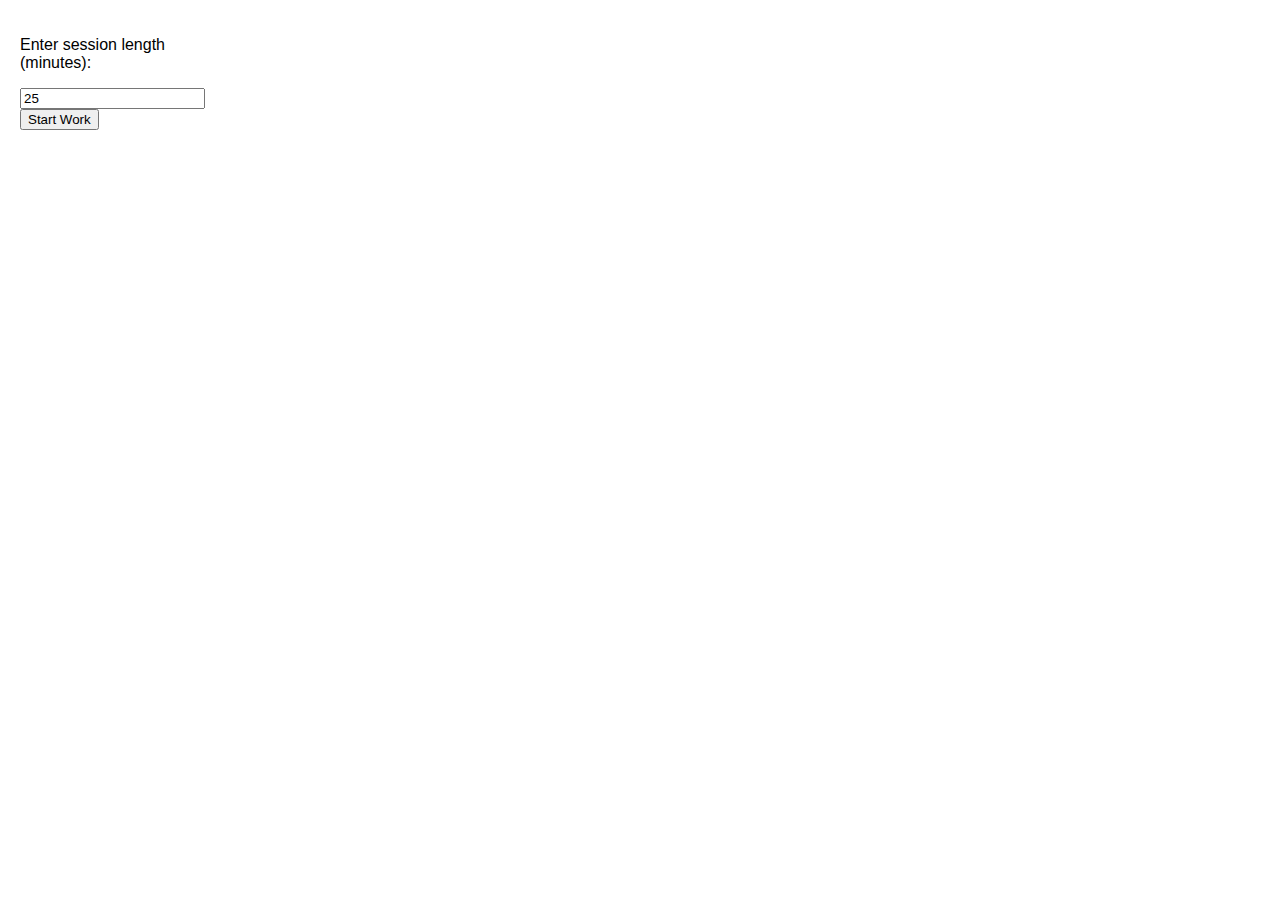
<file: popup/index.html>
<!DOCTYPE html>
<html lang="en" dir="ltr">
  <head>
    <meta charset="utf-8">
    <meta name = "viewport" content = "width=device-width, initial-scale = 1.0">
    <meta http-equiv = "X-UA-Compatible" content = "ie=edge">
    <link href = "styles/main.css" rel = "stylesheet" type = "text/css">
  </head>
  <body>

    <div class = "during-work">
      <button href = "imageAssets/favicon-32x32.png" id = "settings" formaction=""></button>
      <div class = "clock" id = "base">
        <div class="timer" id="timer">
          <span id="js-minutes">25</span>
          <span class="separator">:</span>
          <span id="js-seconds">00</span>
        </div>
      </div>
      
        <button data-action="start" id="work-break-button">
          work
        </button>
        <a href="#" id="after-work-link" class="after-work-link">Finish Work Session</a>
    </div>
    <script src = "scripts.js"></script>
  </body>
</html>
</file>
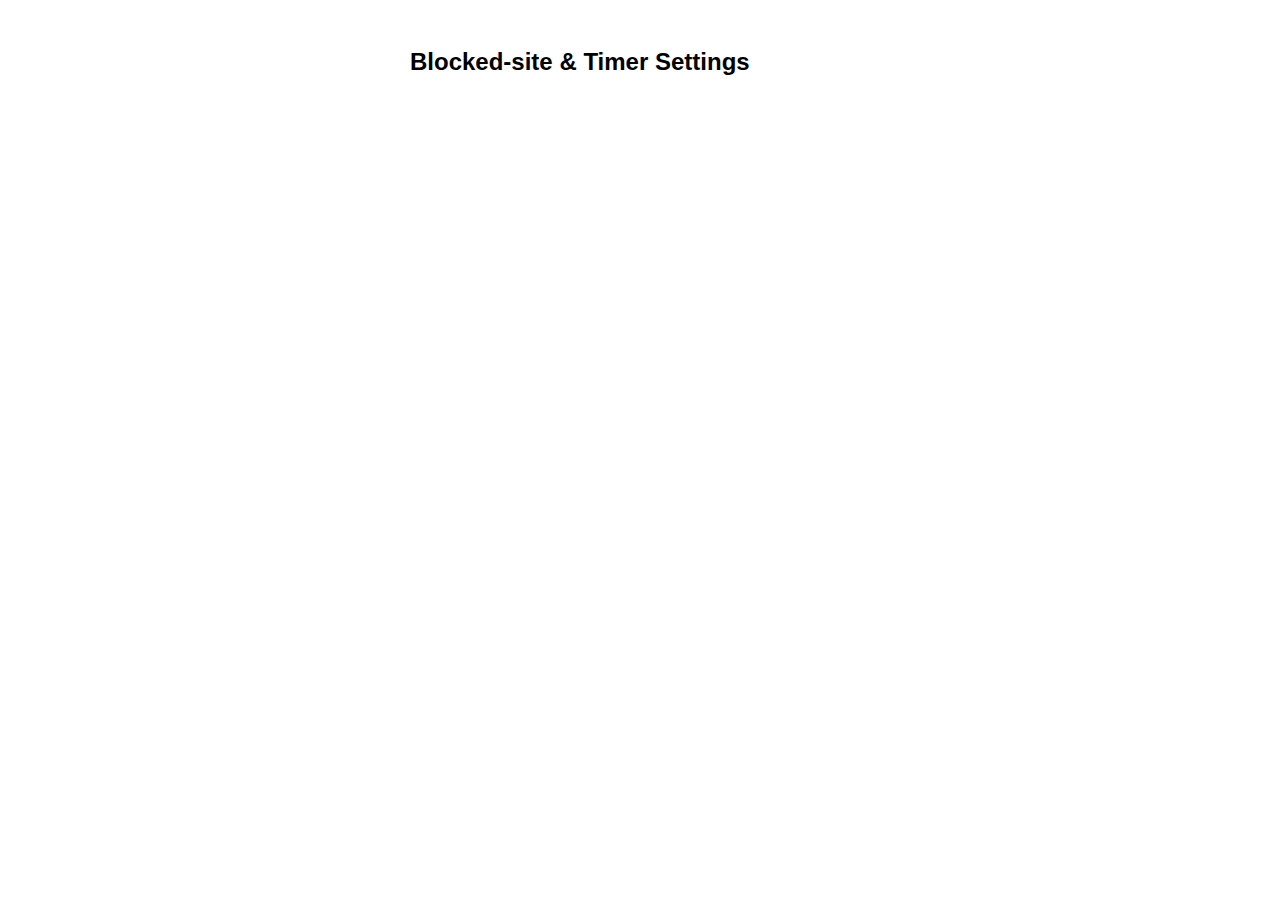
<file: static/index.html>
<!doctype html>
<meta charset="utf-8" />
<title>Productivity Settings</title>

<!--  Google Identity Services script  -->
<script src="https://accounts.google.com/gsi/client" async defer></script>

<style>
body      {font-family:sans-serif;max-width:460px;margin:48px auto}
label     {display:block;margin-top:1em}
input,textarea{width:100%}
#status   {color:#08c;margin-top:1em}
</style>

<h2>Blocked-site & Timer Settings</h2>

<!--  Google Sign-In button  -->
<div id="g_id_onload"
     data-client_id="240528064316-2i3qqa2etj2o3o3v0epja92rjqlhvvm8.apps.googleusercontent.com"
     data-auto_prompt="false"
     data-callback="onSignIn"></div>
<div class="g_id_signin" data-type="standard" data-size="large"></div>

<!--  Editable settings form  -->
<form id="settingsForm" style="display:none">
  <label>Work minutes
    <input type="number" id="workMin" min="1" />
  </label>

  <label>Break midnutes
    <input type="number" id="breakMin" min="1" />
  </label>

  <label>Blocked sites (one per line)
    <textarea id="sites" rows="6"></textarea>
  </label>

  <button type="submit">Save</button>
  <button type="button" id="startWork">Start Work</button>
</form>

<pre id="status"></pre>

<script>
let idToken = "";

/* ─── Google sign-in callback ─── */
function onSignIn(response) {
  idToken = response.credential;
  document.querySelector(".g_id_signin").style.display = "none";
  settingsForm.style.display = "block";
  loadSettings();
}

/* ─── Load current settings from Flask ─── */
async function loadSettings() {
  const r = await fetch("/api/settings", {
    headers: { Authorization: `Bearer ${idToken}` }
  });
  const s = await r.json();
  workMin.value  = s.workMin       ?? 25;
  breakMin.value = s.breakMin      ?? 5;
  sites.value    = (s.blockedSites ?? []).join("\n");
  showTodaySummary();
}

/* ─── Save form to Flask ─── */
settingsForm.addEventListener("submit", async e => {
  e.preventDefault();
  const payload = {
    workMin:  +workMin.value,
    breakMin: +breakMin.value,
    blockedSites: sites.value
      .split(/\s+/)
      .map(x => x.trim())
      .filter(Boolean)
  };
  await fetch("/api/settings", {
    method: "PUT",
    headers: {
      Authorization: `Bearer ${idToken}`,
      "Content-Type": "application/json"
    },
    body: JSON.stringify(payload)
  });
  status.textContent = "✅ Settings saved";
});
</file>
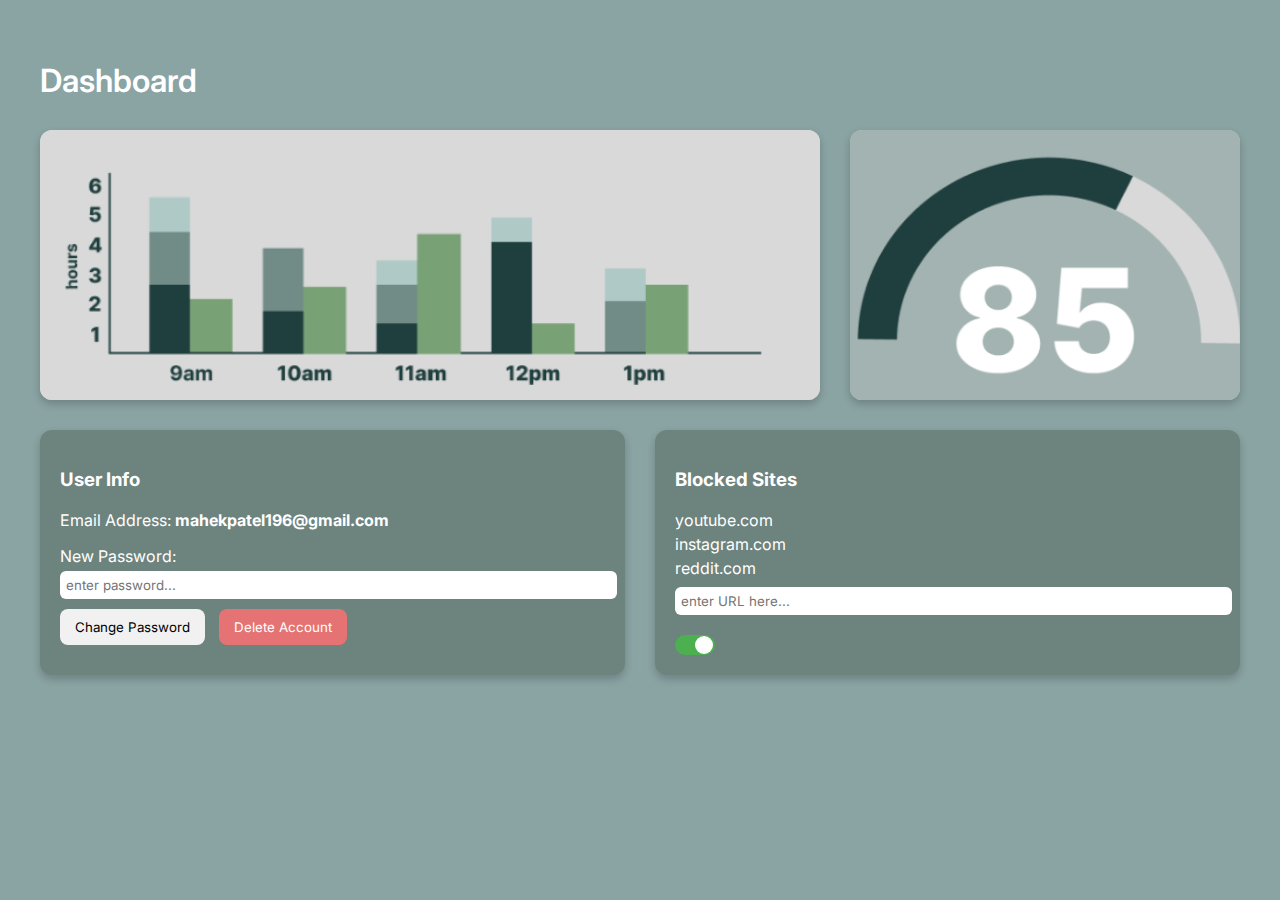
<file: mainsite.html>
<!DOCTYPE html>
<html lang="en">
<head>
  <meta charset="UTF-8">
  <title>Web UI Design</title>
  <link href="https://fonts.googleapis.com/css2?family=Inter:wght@400;600;700&display=swap" rel="stylesheet">
  <style>
    body {
      font-family: 'Inter', sans-serif;
      background-color: #8aa3a3;
      margin: 0;
      padding: 40px;
      color: white;
    }

    h1 {
      text-align: left;
      margin-bottom: 30px;
      font-weight: 600;
    }

    .dashboard {
      display: grid;
      grid-template-columns: 2fr 1fr;
      gap: 30px;
      margin-bottom: 30px;
    }

    .card {
      background: #cdd1d0;
      padding: 0;
      border-radius: 12px;
      box-shadow: 0 4px 8px rgba(0,0,0,0.2);
      overflow: hidden;
    }

    .bar-chart img,
    .gauge img {
      width: 100%;
      height: 100%;
      object-fit: cover;
      display: block;
    }

    .user-blocks {
      display: flex;
      justify-content: space-between;
      gap: 30px;
      flex-wrap: nowrap;
    }

    .user-blocks .card {
      background: #6d837e;
      color: white;
      flex: 1;
      min-width: 300px;
      padding: 20px;
    }

    .button {
      padding: 10px 15px;
      border: none;
      border-radius: 8px;
      cursor: pointer;
      margin-right: 10px;
      font-family: 'Inter', sans-serif;
    }

    .change-btn {
      background: #f1f1f1;
      color: black;
    }

    .delete-btn {
      background: #e57373;
      color: white;
    }

    .switch {
      background: #4caf50;
      border-radius: 15px;
      width: 40px;
      height: 20px;
      position: relative;
      margin-top: 10px;
    }

    .switch::after {
      content: '';
      position: absolute;
      width: 18px;
      height: 18px;
      background: white;
      border-radius: 50%;
      top: 1px;
      left: 20px;
    }

    input {
      border-radius: 6px;
      border: none;
      padding: 6px;
      margin-top: 5px;
      margin-bottom: 10px;
      width: 100%;
      font-family: 'Inter', sans-serif;
    }

    .site-list p {
      margin: 4px 0;
    }
  </style>
</head>
<body>
  <h1>Dashboard</h1>

  <div class="dashboard">
    <div class="card bar-chart">
      <img src="graph1.png" alt="Graph">
    </div>
    <div class="card gauge">
      <img src="score.png" alt="Score Gauge">
    </div>
  </div>

  <div class="user-blocks">
    <div class="card">
      <h3>User Info</h3>
      <p>Email Address: <b>mahekpatel196@gmail.com</b></p>
      <label>New Password:</label>
      <input type="password" placeholder="enter password...">
      <br>
      <button class="button change-btn">Change Password</button>
      <button class="button delete-btn">Delete Account</button>
    </div>

    <div class="card">
      <h3>Blocked Sites</h3>
      <div class="site-list">
        <p>youtube.com</p>
        <p>instagram.com</p>
        <p>reddit.com</p>
        <input type="text" placeholder="enter URL here...">
      </div>
      <div class="switch" title="Toggle block on/off"></div>
    </div>
  </div>

</body>
</html>
</file>
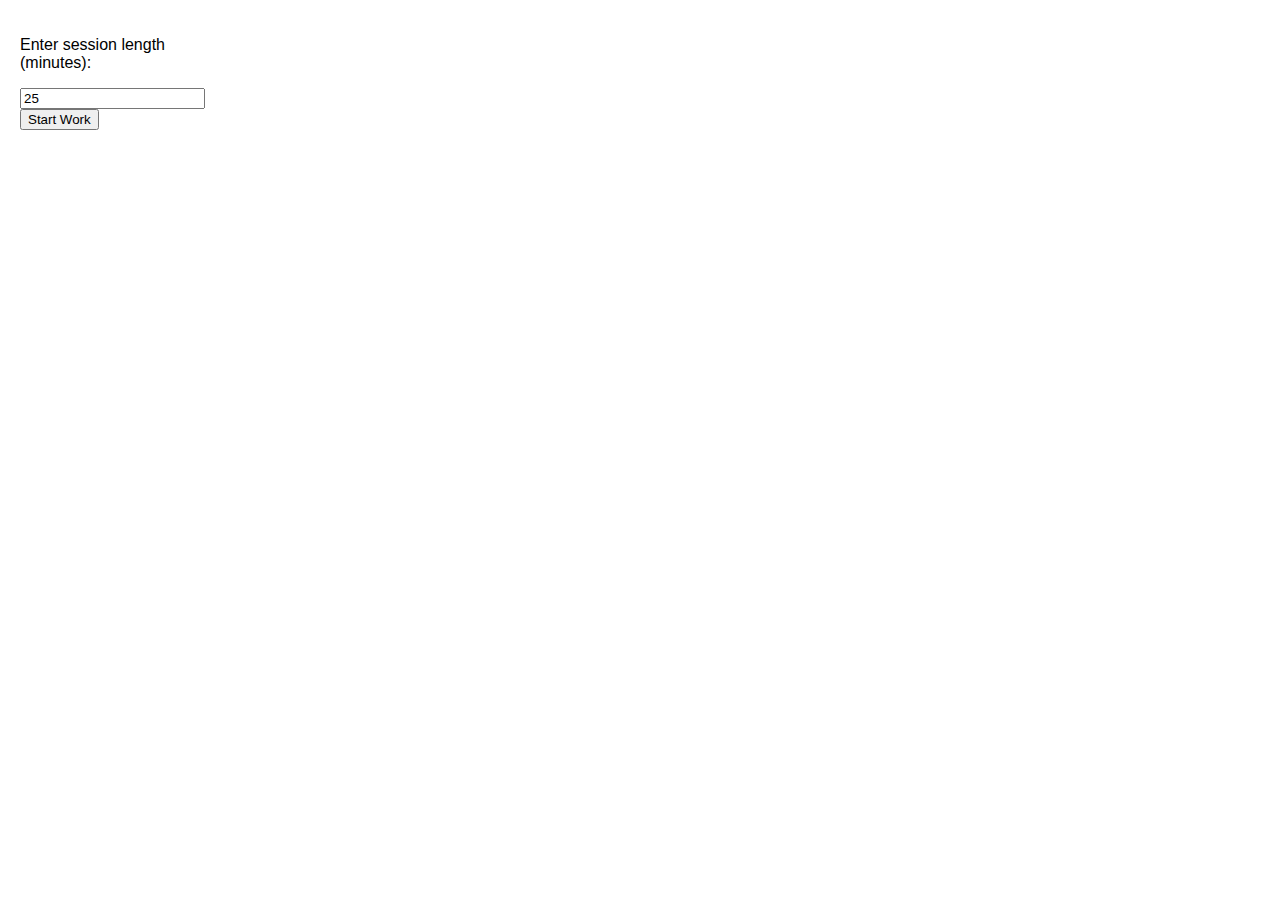
<file: popup/after.html>
<!DOCTYPE html>
<html lang="en">

<head>
  <meta charset="utf-8">
  <meta name="viewport" content="width=device-width,initial-scale=1">
  <link href="styles/main.css" rel="stylesheet">
<link href="styles/after_work.css" rel="stylesheet">
</head>

<body>
  <div class="screen">
    <p class="message">🎉 Congrats on finishing your session!</p>
    <button id="view-report-button">View Report</button>
  </div>
  <script src="after.js"></script>
</body>

</html>
</file>
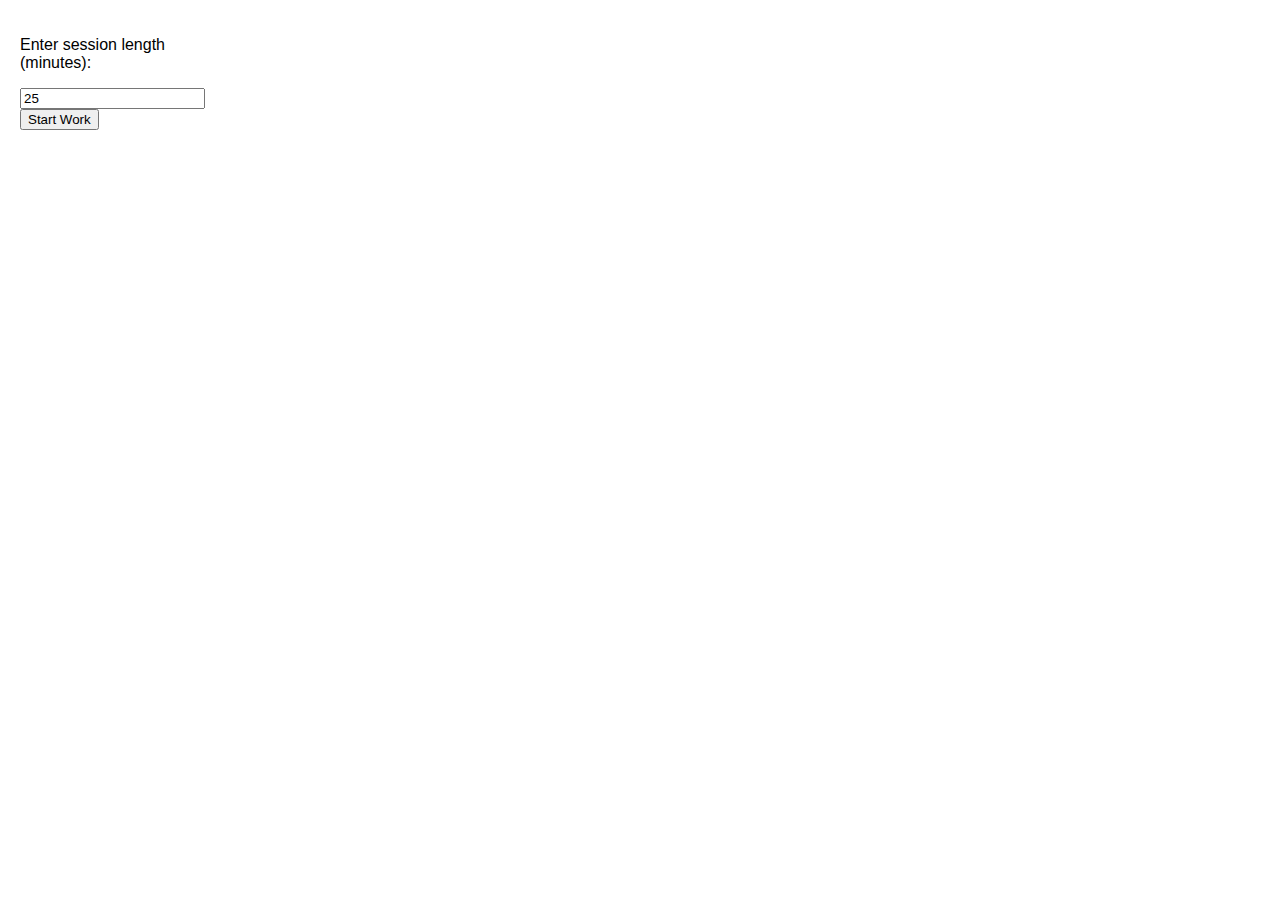
<file: popup/before.html>
<!DOCTYPE html>
<html lang="en">
<head>
  <meta charset="utf-8">
  <meta name="viewport" content="width=device-width,initial-scale=1">
  <link href="styles/before_work.css" rel="stylesheet">
</head>
<body>
  <div class="screen">
    <p>Enter session length (minutes):</p>
    <input type="number" id="session-length" min="1" value="25">
    <button id="start-button">Start Work</button>
  </div>
  <script src="before.js"></script>
</body>
</html>
</file>
<file: popup/styles/main.css>
@import "during_work.css";
@import "before_work.css";
@import "after_work.css";

html {
  width: 300px;
  height: 340px;
}

.screen {
  display: none;
  height: 100%;
  width: 100%;
  box-sizing: border-box;
  padding: 10px;
  position: absolute;
  top: 0; left: 0;
}

.screen.active {
  display: flex;
  flex-direction: column;
  justify-content: center;
  align-items: center;
}
</file>
<file: popup/styles/after_work.css>
.after-work {
    height: 100%;
    width: 100%;
    padding: 20px;
    box-sizing: border-box;
    display: flex;
    flex-direction: column;
    justify-content: center;
    align-items: center;
    text-align: center;
  }
  
  .after-work .message {
    font-family: 'Input Sans', sans-serif;
    font-size: 16px;
    margin-bottom: 20px;
  }
  
  #view-report-button {
    font-family: "Lucida Console", sans-serif;
    font-size: 14px;
    padding: 8px 16px;
    border: none;
    border-radius: 8px;
    background-color: #203E3E;
    color: white;
    cursor: pointer;
  }
  #view-report-button:hover {
    opacity: 0.9;
  }

  body, html { margin:0; padding:0; width:175px; height:225px; }
.screen {
  display:flex; flex-direction:column; justify-content:center;
  align-items:center; height:100%; box-sizing:border-box;
}
.message { font-family:'Input Sans'; font-size:16px; margin-bottom:16px; }
button { font-size:14px; padding:6px 12px; }
</file>
<file: popup/styles/before_work.css>
html, body {
    margin: 0; padding: 10px;
    width: 175px; height: 225px;
    box-sizing: border-box;
    font-family: sans-serif;
  }
  
  .screen {
    flex-direction: column;
    justify-content: center;
    align-items: center;
    width: 100%; height: 100%;
  }
  
  .screen.active {
    display: flex;
  }
  
  #before p {
    margin: 0;
  }
  
  #length,
  #start-btn {
    margin-top: 8px;
    font-size: 14px;
    width: 80%;
  }
</file>
